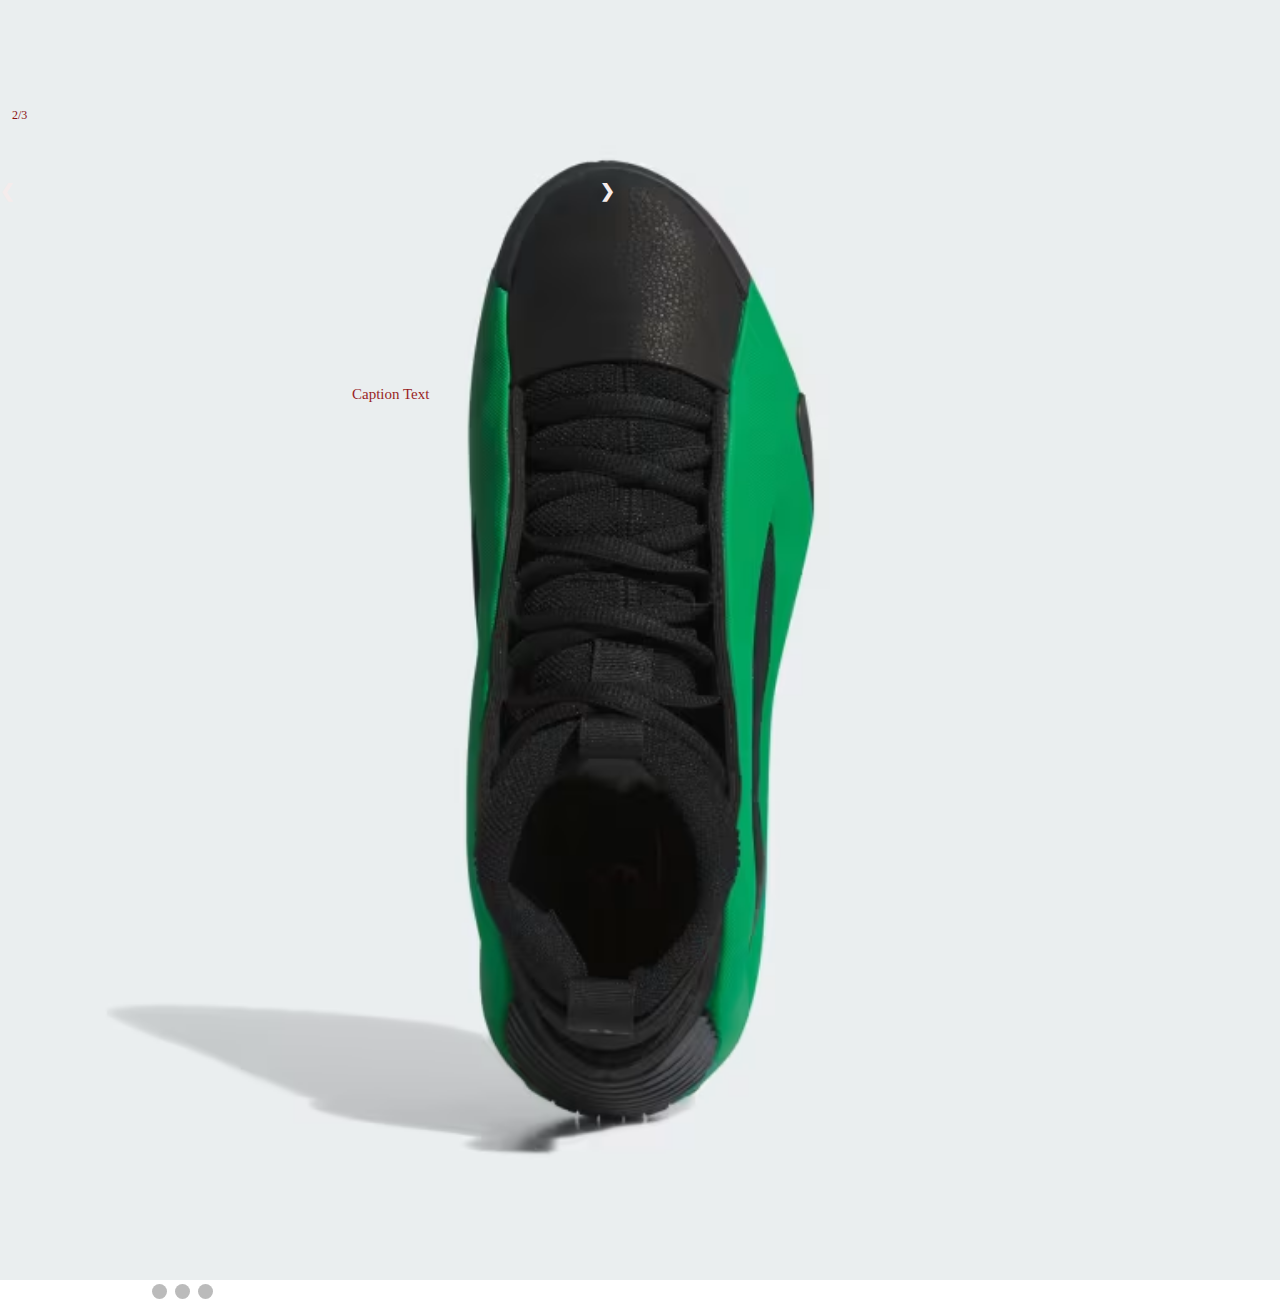
<file: carousel.html>
<!DOCTYPE html>
<html lang="en">
<head>
    <meta charset="UTF-8">
    <meta name="viewport" content="width=device-width, initial-scale=1.0">
    <title>Carousel</title>
    <link rel="stylesheet" href="assets/css/carousel.css">
</head>
<body>
    <div class="slidshow-container">

         <!-- Full-width images with number and caption text -->


        <div class="mySlides fade">
            <div class="numbertext">1/3</div>
            <img src="assets/Images/Man Sneakers/gazelle-low-trainers.avif" alt="" width="100%" height="100%">
            <div class="text">Caption Text</div>

        </div>

        <div class="mySlides fade">
            <div class="numbertext">2/3</div>
            <img src="assets/Images/Man Sneakers/harden-volume-8-shoes.avif" alt="" width="100%" height="100%">
            <div class="text">Caption Text</div>

        </div>

        <div class="mySlides fade">
            <div class="numbertext">3/3</div>
            <img src="assets/Images/Man Sneakers/fear-of-god-athletics-los-angeles.avif" alt="" width="100%" height="100%">
            <div class="text">Caption Text</div>

        </div>

        <!-- Next and previous buttons -->
        <a class="prev" onclick="plusSlides(-1)">&#10094;</a>
        <a class="next" onclick="plusSlides(1)">&#10095;</a>
        <!-- The dots/circles -->
        <div class="alig-text">

            <span class="dot" onclick="currentSlide(1)"></span>
            <span class="dot" onclick="currentSlide(2)"> </span>
            <span class="dot" onclick="currentSlide(3)"></span>
        </div>
        
    </div>

    <script src="assets/js/carousel.js"></script>
</body>
</html>
</file>
<file: assets/css/carousel.css>
* {
    box-sizing: border-box;
    margin: 0;
}

/* Slideshow container */
.slideshow-container{
    width:100%;
    margin: auto;
    position: relative;
    margin: auto;
 
}


/* Hide the image by default */
.mySlides
{
    display: none;

}

/* Next & previous button */
.prev, .next{
    cursor: pointer;
    position:absolute;
    top:20%;
    width: auto;
    color: rgb(245, 236, 236);

    font-weight: bold;
    font-size:18px;

    transition: 0.7s ease-in;
    border-radius:0 3px 3px 0;
    user-select: none;

}

/* position the "next button" to the right  */
.next {
    left:600px;
    border-radius:3px 0 0 3px;
   
}
.alig-text{
    padding-left: 150px;
    
}

.text{

    color: #991f1f;
    font-size: 15px;
    padding: 8px 12px;
    position: absolute;
    top: 42%;
    width: 100%;
    left: 340px;

}

/* Number text 1/3 etc */
.numbertext{
    color:#8a1010;
    font-size: 12px;
    padding:8px 12px;
    position:absolute;
    top:100px;


}

/* The dots/bullets/indicators */
.dot{
    cursor:pointer;
    height:15px;
    width:15px;
    margin: 0 2px;
    background-color: #bbb;
    border-radius: 50%;
    
    display:inline-block;
}


.active, .dot:hover{
    background-color: #717171;

}


/* Fading animation */
.fade
{
    animation-name: fade;
    animation-duration: 5.5s;
    transition: all;

}

@keyframes fade{
    from{opacity:.4}
    to {opacity:1}

}
</file>
